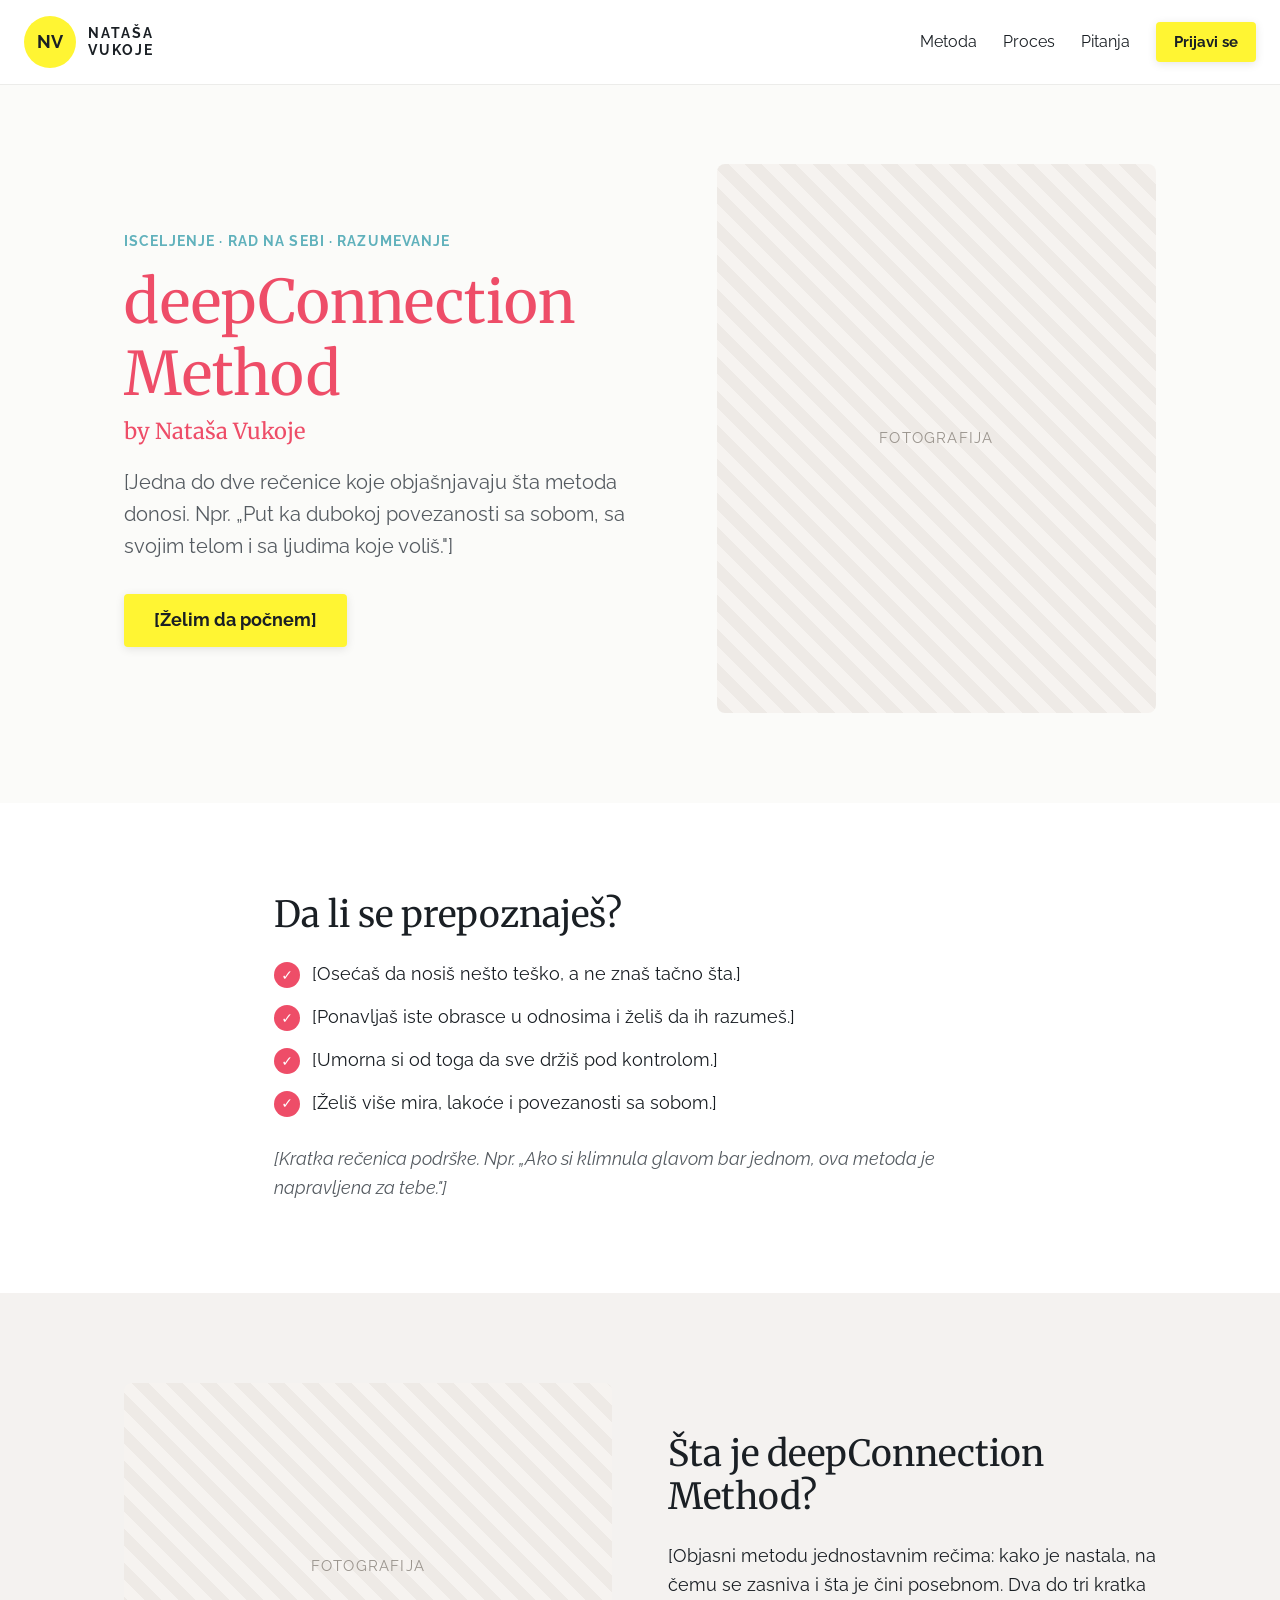
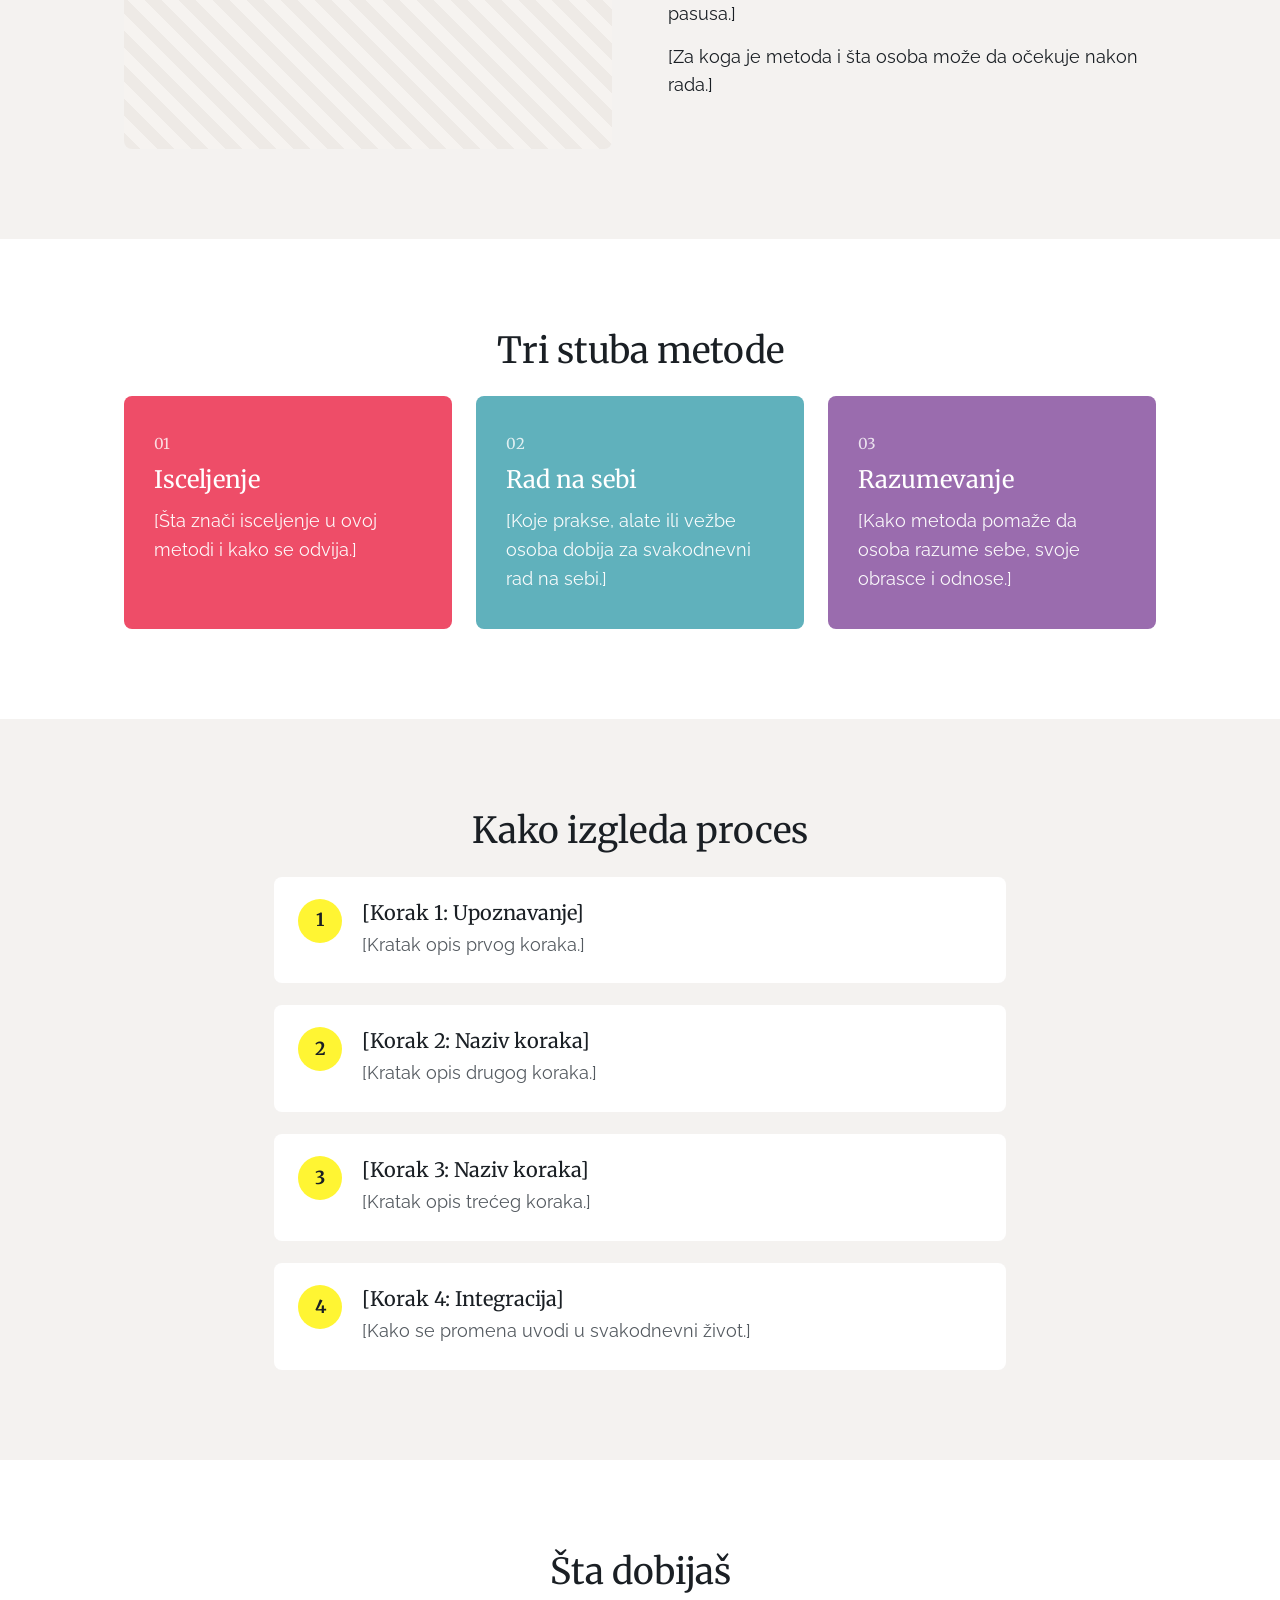
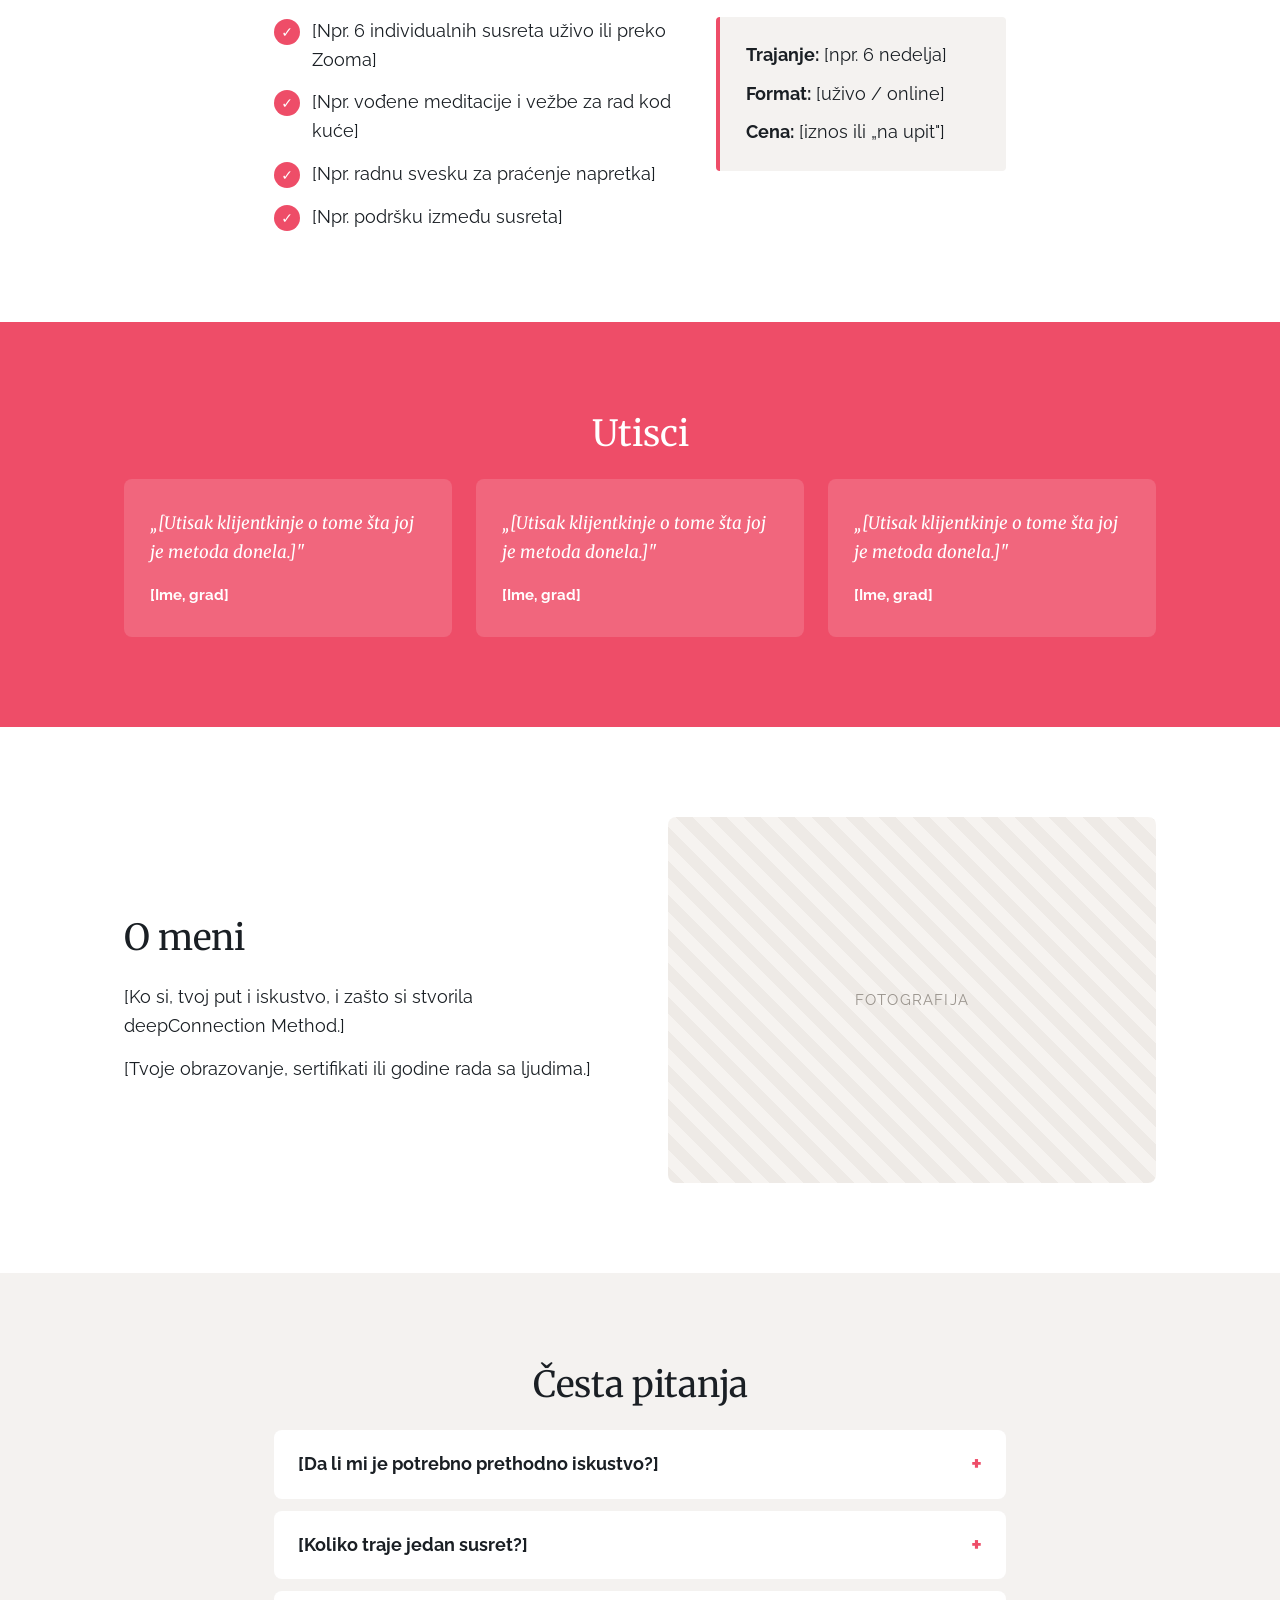
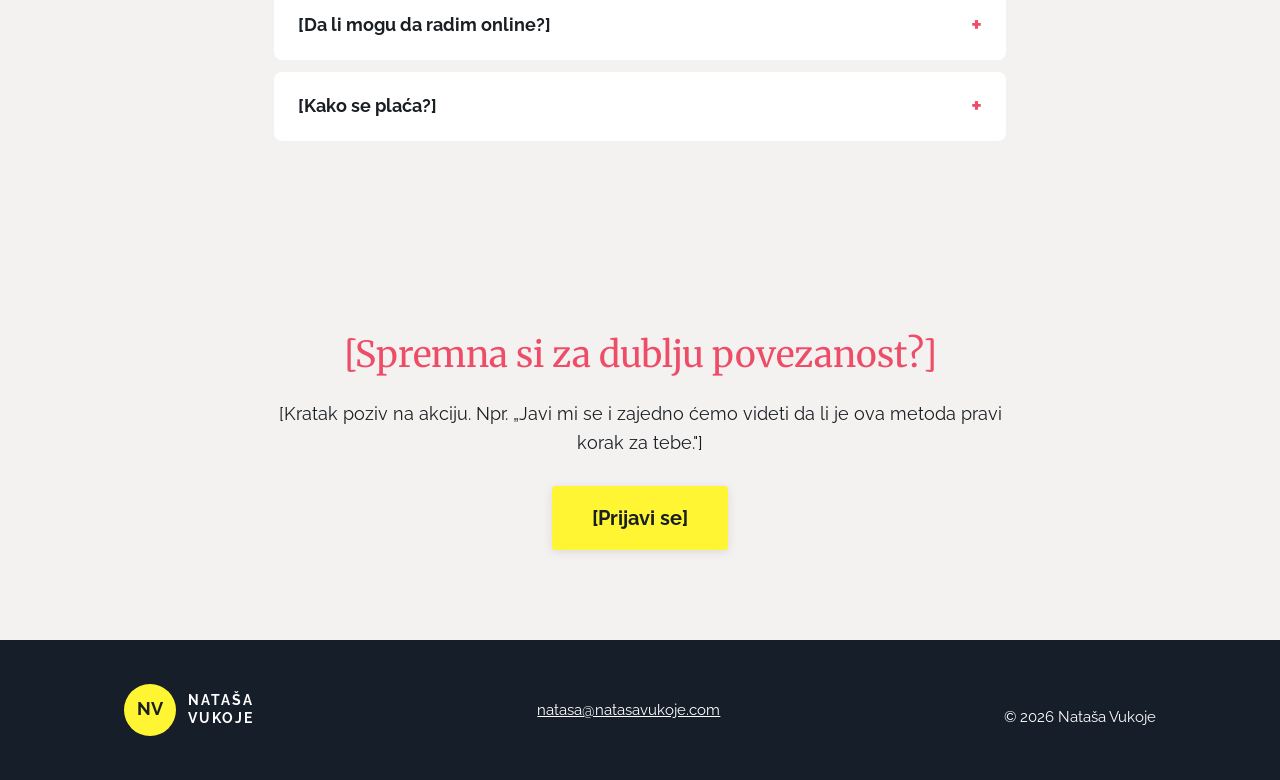
<file: index.html>
<!doctype html>
<html lang="sr-Latn">
<head>
  <meta charset="utf-8">
  <meta name="viewport" content="width=device-width, initial-scale=1">
  <title>deepConnection Method — Nataša Vukoje</title>
  <meta name="description" content="deepConnection Method — metoda za isceljenje, rad na sebi i razumevanje. Nataša Vukoje.">
  <link rel="preconnect" href="https://fonts.googleapis.com">
  <link rel="preconnect" href="https://fonts.gstatic.com" crossorigin>
  <link href="https://fonts.googleapis.com/css2?family=Merriweather:ital,wght@0,400;0,700;1,400&family=Raleway:ital,wght@0,400;0,600;0,700;1,400&display=swap" rel="stylesheet">
  <link rel="stylesheet" href="style.css">
</head>
<body>

<!--
  ŠABLON STRANICE: deepConnection Method
  Svaki tekst označen sa [ ... ] treba zameniti pravim tekstom.
  Fotografije: zameni blok <div class="photo">...</div> sa <img src="ime-slike.jpg" alt="opis slike">
-->

  <!-- ZAGLAVLJE -->
  <header class="header">
    <a class="brand" href="./">
      <span class="brand-mark">NV</span>
      <span class="brand-name">NATAŠA<br>VUKOJE</span>
    </a>
    <nav class="menu">
      <a href="#metoda">Metoda</a>
      <a href="#proces">Proces</a>
      <a href="#pitanja">Pitanja</a>
      <a class="btn small" href="#prijava">Prijavi se</a>
    </nav>
  </header>

  <main>

    <!-- 1. NASLOVNI DEO -->
    <section class="hero">
      <div class="wrap hero-grid">
        <div>
          <p class="kicker">Isceljenje · Rad na sebi · Razumevanje</p>
          <h1>deepConnection Method</h1>
          <h3 class="byline">by Nataša Vukoje</h3>
          <p class="lead">[Jedna do dve rečenice koje objašnjavaju šta metoda donosi. Npr. „Put ka dubokoj povezanosti sa sobom, sa svojim telom i sa ljudima koje voliš."]</p>
          <a class="btn" href="#prijava">[Želim da počnem]</a>
        </div>
        <div class="photo tall">Fotografija</div>
      </div>
    </section>

    <!-- 2. DA LI SE PREPOZNAJEŠ -->
    <section class="section">
      <div class="wrap narrow">
        <h2>Da li se prepoznaješ?</h2>
        <ul class="checks">
          <li>[Osećaš da nosiš nešto teško, a ne znaš tačno šta.]</li>
          <li>[Ponavljaš iste obrasce u odnosima i želiš da ih razumeš.]</li>
          <li>[Umorna si od toga da sve držiš pod kontrolom.]</li>
          <li>[Želiš više mira, lakoće i povezanosti sa sobom.]</li>
        </ul>
        <p class="note">[Kratka rečenica podrške. Npr. „Ako si klimnula glavom bar jednom, ova metoda je napravljena za tebe."]</p>
      </div>
    </section>

    <!-- 3. ŠTA JE METODA -->
    <section id="metoda" class="section soft">
      <div class="wrap split">
        <div class="photo">Fotografija</div>
        <div>
          <h2>Šta je deepConnection Method?</h2>
          <p>[Objasni metodu jednostavnim rečima: kako je nastala, na čemu se zasniva i šta je čini posebnom. Dva do tri kratka pasusa.]</p>
          <p>[Za koga je metoda i šta osoba može da očekuje nakon rada.]</p>
        </div>
      </div>
    </section>

    <!-- 4. TRI STUBA METODE -->
    <section class="section">
      <div class="wrap">
        <h2 class="center">Tri stuba metode</h2>
        <div class="pillars">
          <article class="pillar pink">
            <span class="num">01</span>
            <h3>Isceljenje</h3>
            <p>[Šta znači isceljenje u ovoj metodi i kako se odvija.]</p>
          </article>
          <article class="pillar teal">
            <span class="num">02</span>
            <h3>Rad na sebi</h3>
            <p>[Koje prakse, alate ili vežbe osoba dobija za svakodnevni rad na sebi.]</p>
          </article>
          <article class="pillar purple">
            <span class="num">03</span>
            <h3>Razumevanje</h3>
            <p>[Kako metoda pomaže da osoba razume sebe, svoje obrasce i odnose.]</p>
          </article>
        </div>
      </div>
    </section>

    <!-- 5. KAKO IZGLEDA PROCES -->
    <section id="proces" class="section soft">
      <div class="wrap narrow">
        <h2 class="center">Kako izgleda proces</h2>
        <ol class="steps">
          <li><h4>[Korak 1: Upoznavanje]</h4><p>[Kratak opis prvog koraka.]</p></li>
          <li><h4>[Korak 2: Naziv koraka]</h4><p>[Kratak opis drugog koraka.]</p></li>
          <li><h4>[Korak 3: Naziv koraka]</h4><p>[Kratak opis trećeg koraka.]</p></li>
          <li><h4>[Korak 4: Integracija]</h4><p>[Kako se promena uvodi u svakodnevni život.]</p></li>
        </ol>
      </div>
    </section>

    <!-- 6. ŠTA DOBIJAŠ -->
    <section class="section">
      <div class="wrap narrow">
        <h2 class="center">Šta dobijaš</h2>
        <div class="offer">
          <ul class="checks">
            <li>[Npr. 6 individualnih susreta uživo ili preko Zooma]</li>
            <li>[Npr. vođene meditacije i vežbe za rad kod kuće]</li>
            <li>[Npr. radnu svesku za praćenje napretka]</li>
            <li>[Npr. podršku između susreta]</li>
          </ul>
          <div class="facts">
            <p><strong>Trajanje:</strong> [npr. 6 nedelja]</p>
            <p><strong>Format:</strong> [uživo / online]</p>
            <p><strong>Cena:</strong> [iznos ili „na upit"]</p>
          </div>
        </div>
      </div>
    </section>

    <!-- 7. UTISCI -->
    <section class="section band">
      <div class="wrap">
        <h2 class="center">Utisci</h2>
        <div class="quotes">
          <blockquote><p>„[Utisak klijentkinje o tome šta joj je metoda donela.]"</p><cite>[Ime, grad]</cite></blockquote>
          <blockquote><p>„[Utisak klijentkinje o tome šta joj je metoda donela.]"</p><cite>[Ime, grad]</cite></blockquote>
          <blockquote><p>„[Utisak klijentkinje o tome šta joj je metoda donela.]"</p><cite>[Ime, grad]</cite></blockquote>
        </div>
      </div>
    </section>

    <!-- 8. O MENI -->
    <section class="section">
      <div class="wrap split">
        <div>
          <h2>O meni</h2>
          <p>[Ko si, tvoj put i iskustvo, i zašto si stvorila deepConnection Method.]</p>
          <p>[Tvoje obrazovanje, sertifikati ili godine rada sa ljudima.]</p>
        </div>
        <div class="photo">Fotografija</div>
      </div>
    </section>

    <!-- 9. ČESTA PITANJA -->
    <section id="pitanja" class="section soft">
      <div class="wrap narrow">
        <h2 class="center">Česta pitanja</h2>
        <details><summary>[Da li mi je potrebno prethodno iskustvo?]</summary><p>[Odgovor.]</p></details>
        <details><summary>[Koliko traje jedan susret?]</summary><p>[Odgovor.]</p></details>
        <details><summary>[Da li mogu da radim online?]</summary><p>[Odgovor.]</p></details>
        <details><summary>[Kako se plaća?]</summary><p>[Odgovor.]</p></details>
      </div>
    </section>

    <!-- 10. PRIJAVA -->
    <section id="prijava" class="section cta">
      <div class="wrap narrow center">
        <h2>[Spremna si za dublju povezanost?]</h2>
        <p>[Kratak poziv na akciju. Npr. „Javi mi se i zajedno ćemo videti da li je ova metoda pravi korak za tebe."]</p>
        <!-- Ovde se može staviti link ka formi za prijavu ili ka stranici za plaćanje -->
        <a class="btn big" href="mailto:natasa@natasavukoje.com?subject=deepConnection%20Method">[Prijavi se]</a>
      </div>
    </section>

  </main>

  <!-- PODNOŽJE -->
  <footer class="footer">
    <div class="wrap footer-grid">
      <a class="brand light" href="./">
        <span class="brand-mark">NV</span>
        <span class="brand-name">NATAŠA<br>VUKOJE</span>
      </a>
      <p><a href="mailto:natasa@natasavukoje.com">natasa@natasavukoje.com</a></p>
      <p>© <span id="year">2026</span> Nataša Vukoje</p>
    </div>
  </footer>

  <script>document.getElementById('year').textContent = new Date().getFullYear();</script>
</body>
</html>
</file>
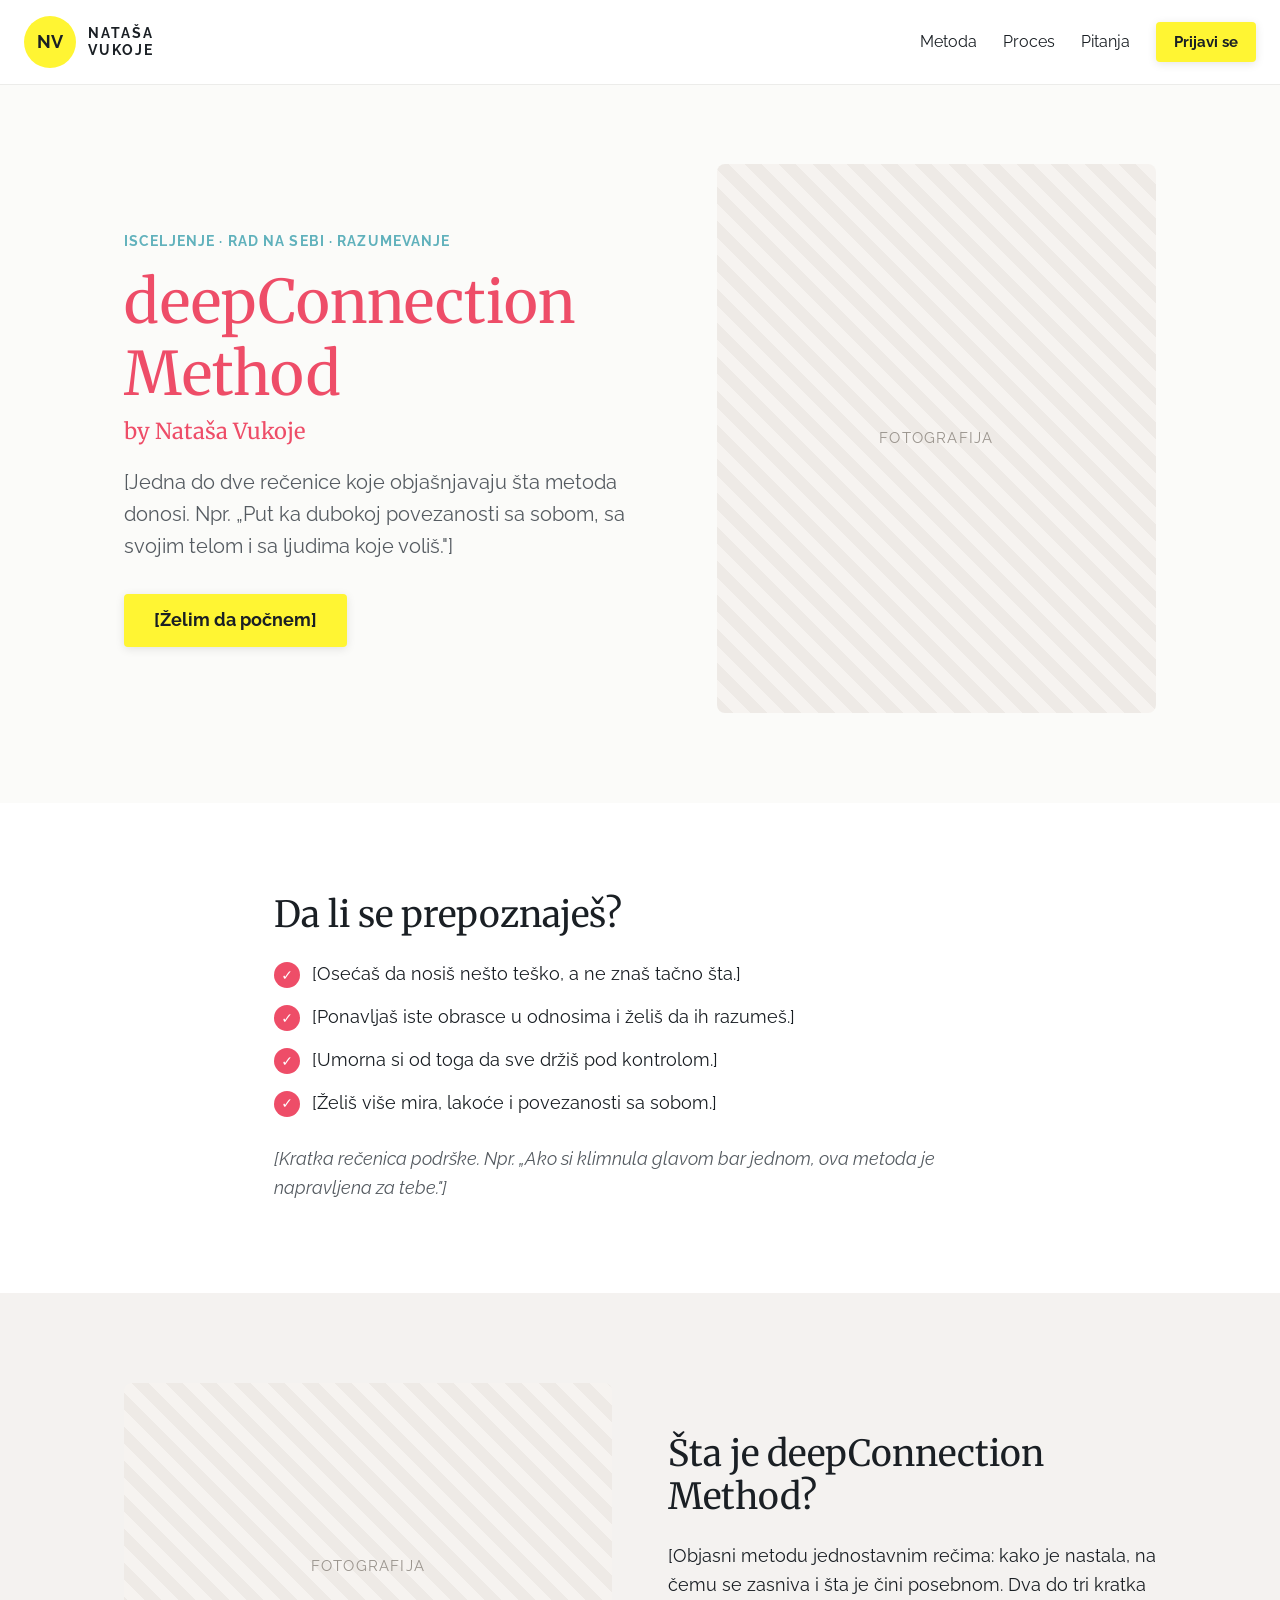
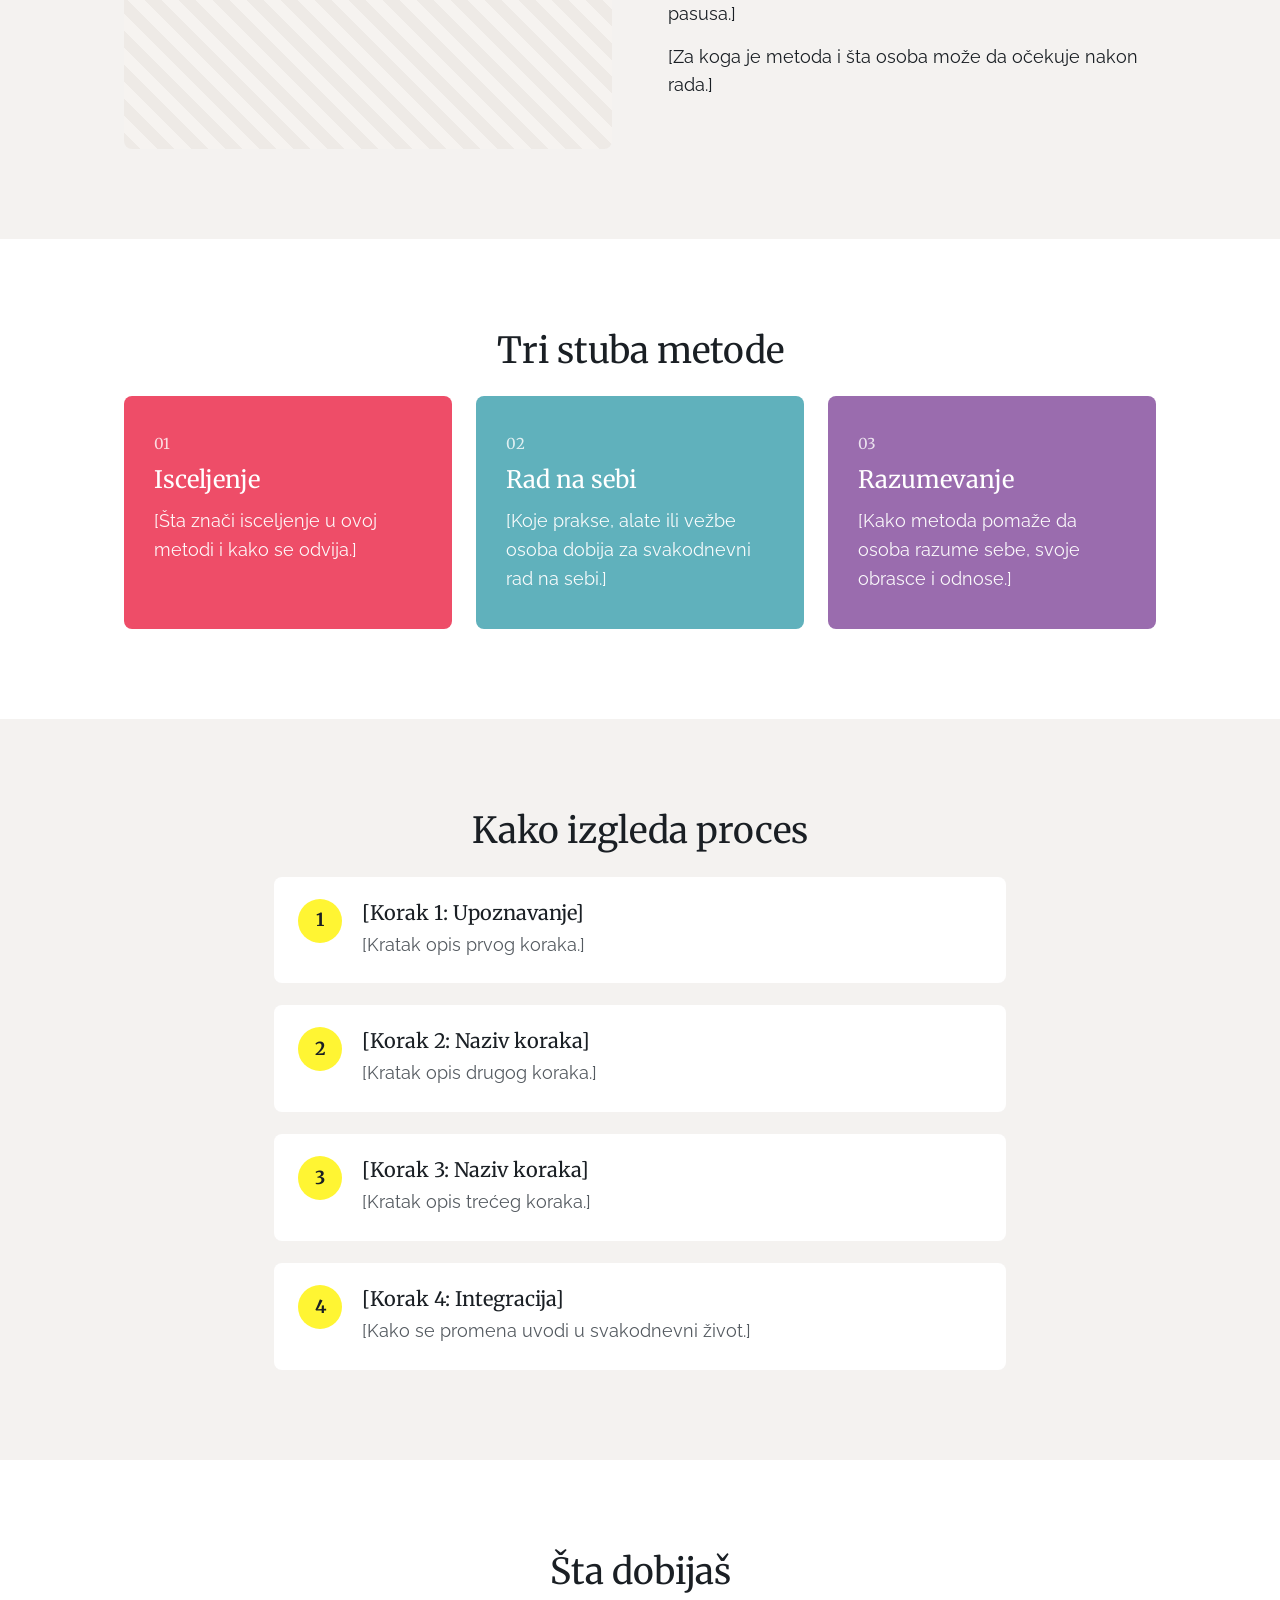
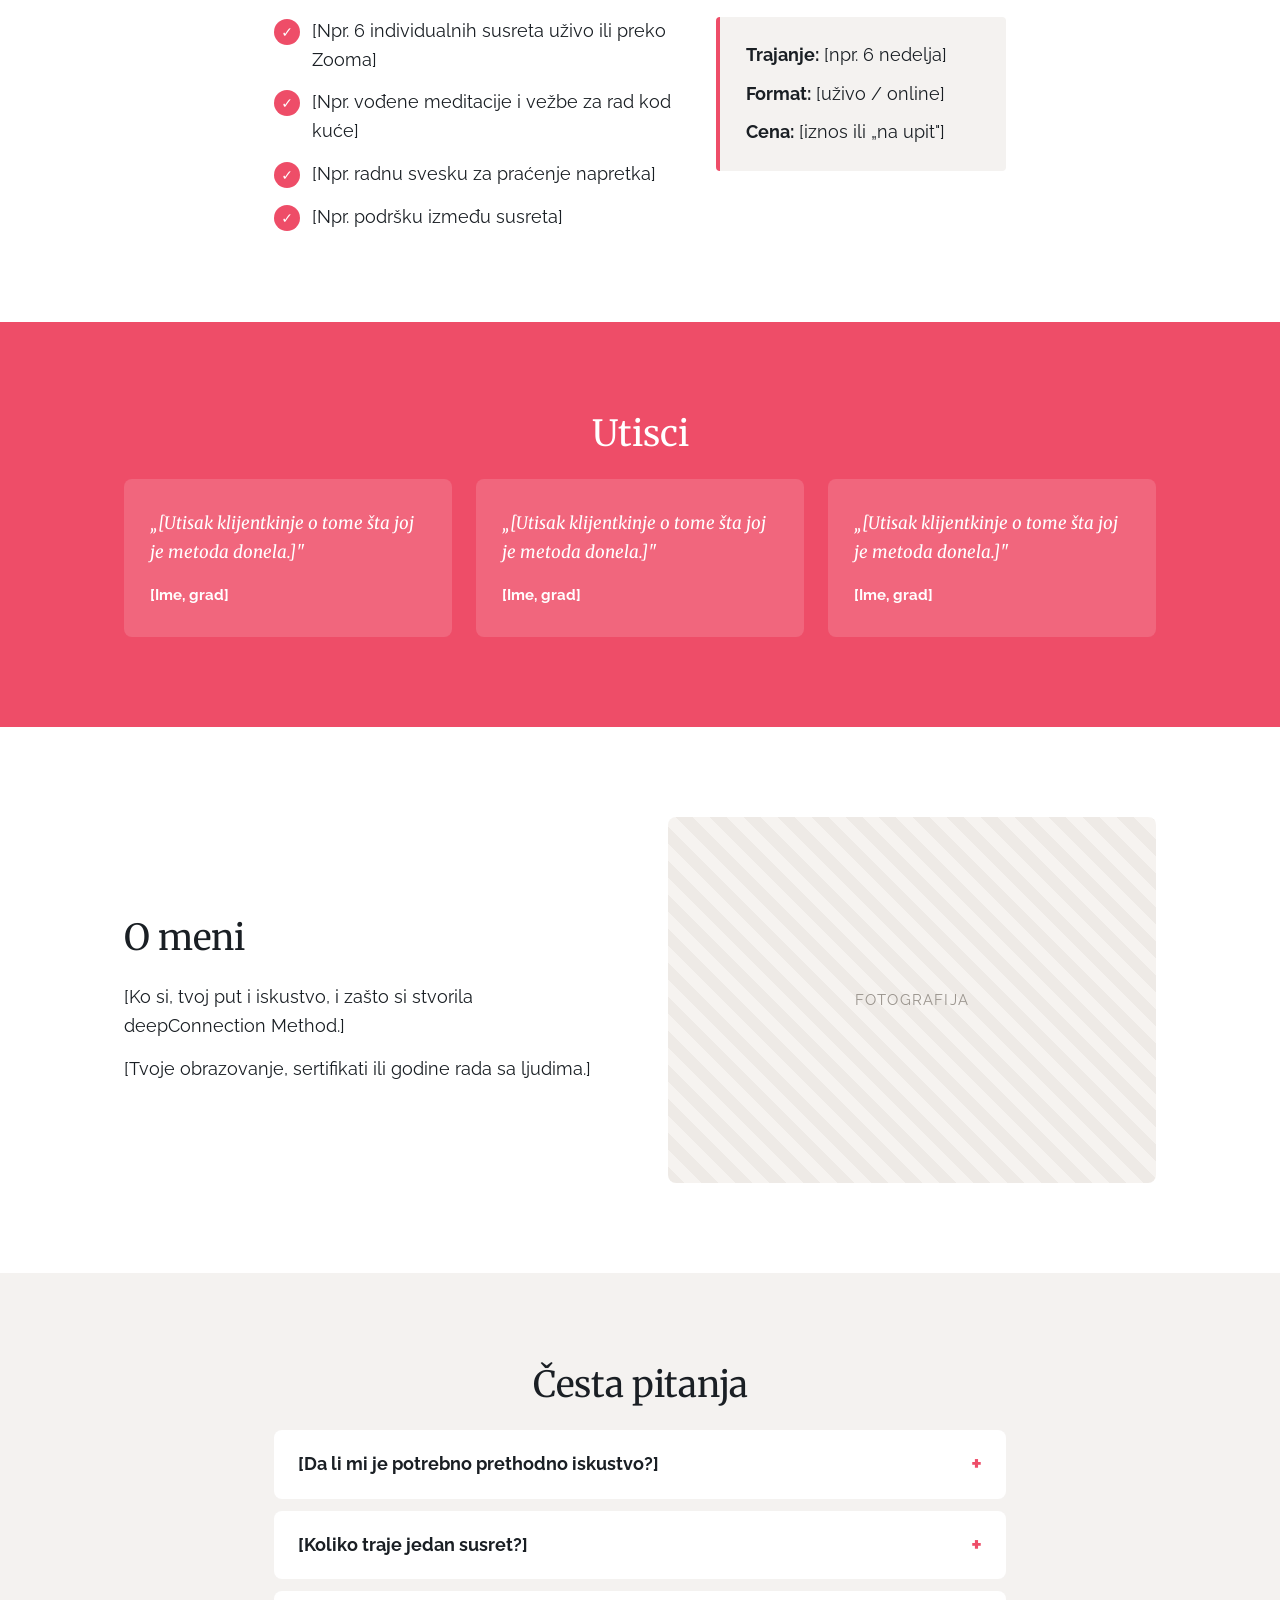
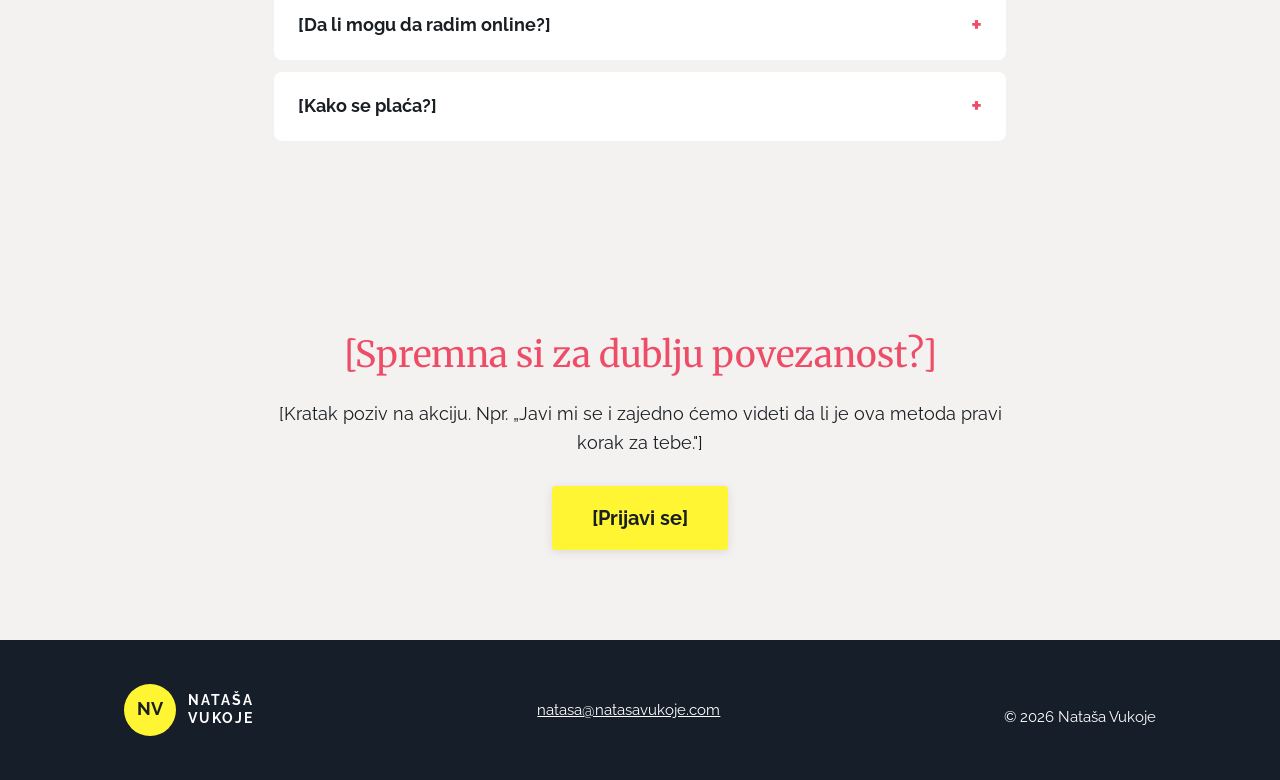
<file: deepconnection/index.html>
<!doctype html>
<html lang="sr-Latn">
<head>
  <meta charset="utf-8">
  <title>deepConnection Method — Nataša Vukoje</title>
  <meta http-equiv="refresh" content="0; url=../">
  <link rel="canonical" href="../">
</head>
<body>
  <p><a href="../">deepConnection Method</a></p>
</body>
</html>
</file>
<file: style.css>
/* ===== Boje sa sajta natasavukoje.com ===== */
:root {
  --pink: #ee4d68;
  --yellow: #fff533;
  --teal: #60b1bc;
  --purple: #9a6cae;
  --ink: #1a1f24;
  --muted: #555b61;
  --soft: #f4f2f0;
  --white: #ffffff;
  --navy: #161e2a;
  --max: 1080px;
}

* { box-sizing: border-box; margin: 0; padding: 0; }
html { scroll-behavior: smooth; }

body {
  background: var(--white);
  color: var(--ink);
  font-family: "Raleway", system-ui, sans-serif;
  font-size: 18px;
  line-height: 1.6;
}

h1, h2, h3, h4 { font-family: "Merriweather", Georgia, serif; font-weight: 400; line-height: 1.2; }
h1 { font-size: clamp(38px, 6vw, 60px); color: var(--pink); }
h2 { font-size: clamp(28px, 4vw, 36px); margin-bottom: 24px; }
h3 { font-size: 24px; }
h4 { font-size: 20px; margin-bottom: 6px; }
p + p { margin-top: 14px; }
a { color: inherit; }

.wrap { max-width: var(--max); margin: 0 auto; padding: 0 24px; }
.narrow { max-width: 780px; }
.center { text-align: center; }

/* ===== Dugmad (žuta kao na sajtu) ===== */
.btn {
  display: inline-block;
  background: var(--yellow);
  color: var(--ink);
  font-weight: 700;
  text-decoration: none;
  padding: 12px 30px;
  border-radius: 4px;
  box-shadow: 0 2px 10px rgba(0, 0, 0, .1);
  transition: transform .15s, box-shadow .15s;
}
.btn:hover { transform: translateY(-2px); box-shadow: 0 6px 18px rgba(0, 0, 0, .15); }
.btn.small { padding: 8px 18px; font-size: 15px; }
.btn.big { padding: 16px 40px; font-size: 20px; margin-top: 28px; }

/* ===== Zaglavlje ===== */
.header {
  position: sticky; top: 0; z-index: 10;
  display: flex; justify-content: space-between; align-items: center;
  padding: 16px 24px;
  background: var(--white);
  box-shadow: 0 1px 0 rgba(0, 0, 0, .06);
}
.brand { display: flex; align-items: center; gap: 12px; text-decoration: none; }
.brand-mark {
  width: 52px; height: 52px; border-radius: 50%;
  background: var(--yellow); color: var(--ink);
  display: grid; place-items: center;
  font-weight: 700; font-size: 18px; letter-spacing: .02em;
}
.brand-name { font-weight: 700; font-size: 14px; letter-spacing: .14em; line-height: 1.25; }
.menu { display: flex; align-items: center; gap: 26px; font-size: 16px; }
.menu a:not(.btn) { text-decoration: none; }
.menu a:not(.btn):hover { color: var(--pink); }

/* ===== Sekcije ===== */
.section { padding: 90px 0; }
.soft { background: var(--soft); }

/* Naslovni deo */
.hero { padding: 80px 0 90px; background: #fbfbf9; }
.hero-grid { display: grid; grid-template-columns: 1.1fr .9fr; gap: 56px; align-items: center; }
.kicker { color: var(--teal); font-weight: 700; letter-spacing: .08em; text-transform: uppercase; font-size: 14px; margin-bottom: 14px; }
.byline { color: var(--pink); font-size: 22px; margin: 8px 0 22px; }
.lead { font-size: 20px; color: var(--muted); margin-bottom: 32px; max-width: 520px; }

/* Mesto za fotografiju */
.photo {
  aspect-ratio: 4 / 3;
  border-radius: 8px;
  background: repeating-linear-gradient(45deg, #eeeae6, #eeeae6 12px, #f6f3f0 12px, #f6f3f0 24px);
  display: grid; place-items: center;
  color: #9a948d; font-size: 15px; letter-spacing: .08em; text-transform: uppercase;
}
.photo.tall { aspect-ratio: 4 / 5; }
img { width: 100%; border-radius: 8px; display: block; object-fit: cover; }

/* Dve kolone */
.split { display: grid; grid-template-columns: 1fr 1fr; gap: 56px; align-items: center; }

/* Liste sa kvačicom */
.checks { list-style: none; display: grid; gap: 14px; }
.checks li { position: relative; padding-left: 38px; }
.checks li::before {
  content: "✓";
  position: absolute; left: 0; top: 2px;
  width: 26px; height: 26px; border-radius: 50%;
  background: var(--pink); color: var(--white);
  display: grid; place-items: center; font-size: 14px; font-weight: 700;
}
.note { margin-top: 28px; font-style: italic; color: var(--muted); }

/* Tri stuba */
.pillars { display: grid; grid-template-columns: repeat(3, 1fr); gap: 24px; }
.pillar { padding: 36px 30px; border-radius: 8px; color: var(--white); }
.pillar p { margin-top: 12px; opacity: .95; }
.pillar .num { font-family: "Merriweather", serif; font-size: 15px; opacity: .8; display: block; margin-bottom: 10px; }
.pillar.pink { background: var(--pink); }
.pillar.teal { background: var(--teal); }
.pillar.purple { background: var(--purple); }

/* Koraci procesa */
.steps { list-style: none; counter-reset: s; display: grid; gap: 22px; }
.steps li {
  counter-increment: s;
  position: relative; padding: 24px 26px 24px 88px;
  background: var(--white); border-radius: 8px;
}
.steps li::before {
  content: counter(s);
  position: absolute; left: 24px; top: 22px;
  width: 44px; height: 44px; border-radius: 50%;
  background: var(--yellow); color: var(--ink);
  display: grid; place-items: center;
  font-family: "Merriweather", serif; font-weight: 700; font-size: 18px;
}
.steps p { color: var(--muted); }

/* Šta dobijaš */
.offer { display: grid; grid-template-columns: 1.4fr 1fr; gap: 36px; align-items: start; }
.facts { background: var(--soft); border-left: 4px solid var(--pink); padding: 24px 26px; border-radius: 4px; }
.facts p + p { margin-top: 10px; }

/* Utisci — roze traka kao na sajtu */
.band { background: var(--pink); color: var(--white); }
.quotes { display: grid; grid-template-columns: repeat(3, 1fr); gap: 24px; }
blockquote { background: rgba(255, 255, 255, .14); padding: 30px 26px; border-radius: 8px; }
blockquote p { font-family: "Merriweather", serif; font-style: italic; font-size: 17px; line-height: 1.7; }
cite { display: block; margin-top: 16px; font-style: normal; font-weight: 700; font-size: 15px; }

/* Česta pitanja */
details { background: var(--white); border-radius: 8px; margin-bottom: 12px; }
summary { cursor: pointer; padding: 20px 24px; font-weight: 700; list-style: none; position: relative; padding-right: 56px; }
summary::-webkit-details-marker { display: none; }
summary::after { content: "+"; position: absolute; right: 24px; top: 14px; font-size: 26px; color: var(--pink); }
details[open] summary::after { content: "–"; }
details p { padding: 0 24px 22px; color: var(--muted); }

/* Prijava */
.cta { background: var(--soft); }
.cta h2 { color: var(--pink); }

/* Podnožje */
.footer { background: var(--navy); color: var(--white); padding: 44px 0; font-size: 15px; }
.footer-grid { display: flex; flex-wrap: wrap; gap: 20px; justify-content: space-between; align-items: center; }
.brand.light .brand-name { color: var(--white); }

/* ===== Telefoni i tableti ===== */
@media (max-width: 860px) {
  .hero-grid, .split, .offer { grid-template-columns: 1fr; gap: 36px; }
  .pillars, .quotes { grid-template-columns: 1fr; }
  .menu a:not(.btn) { display: none; }
  .section { padding: 64px 0; }
  .hero { padding: 48px 0 64px; }
}
</file>
